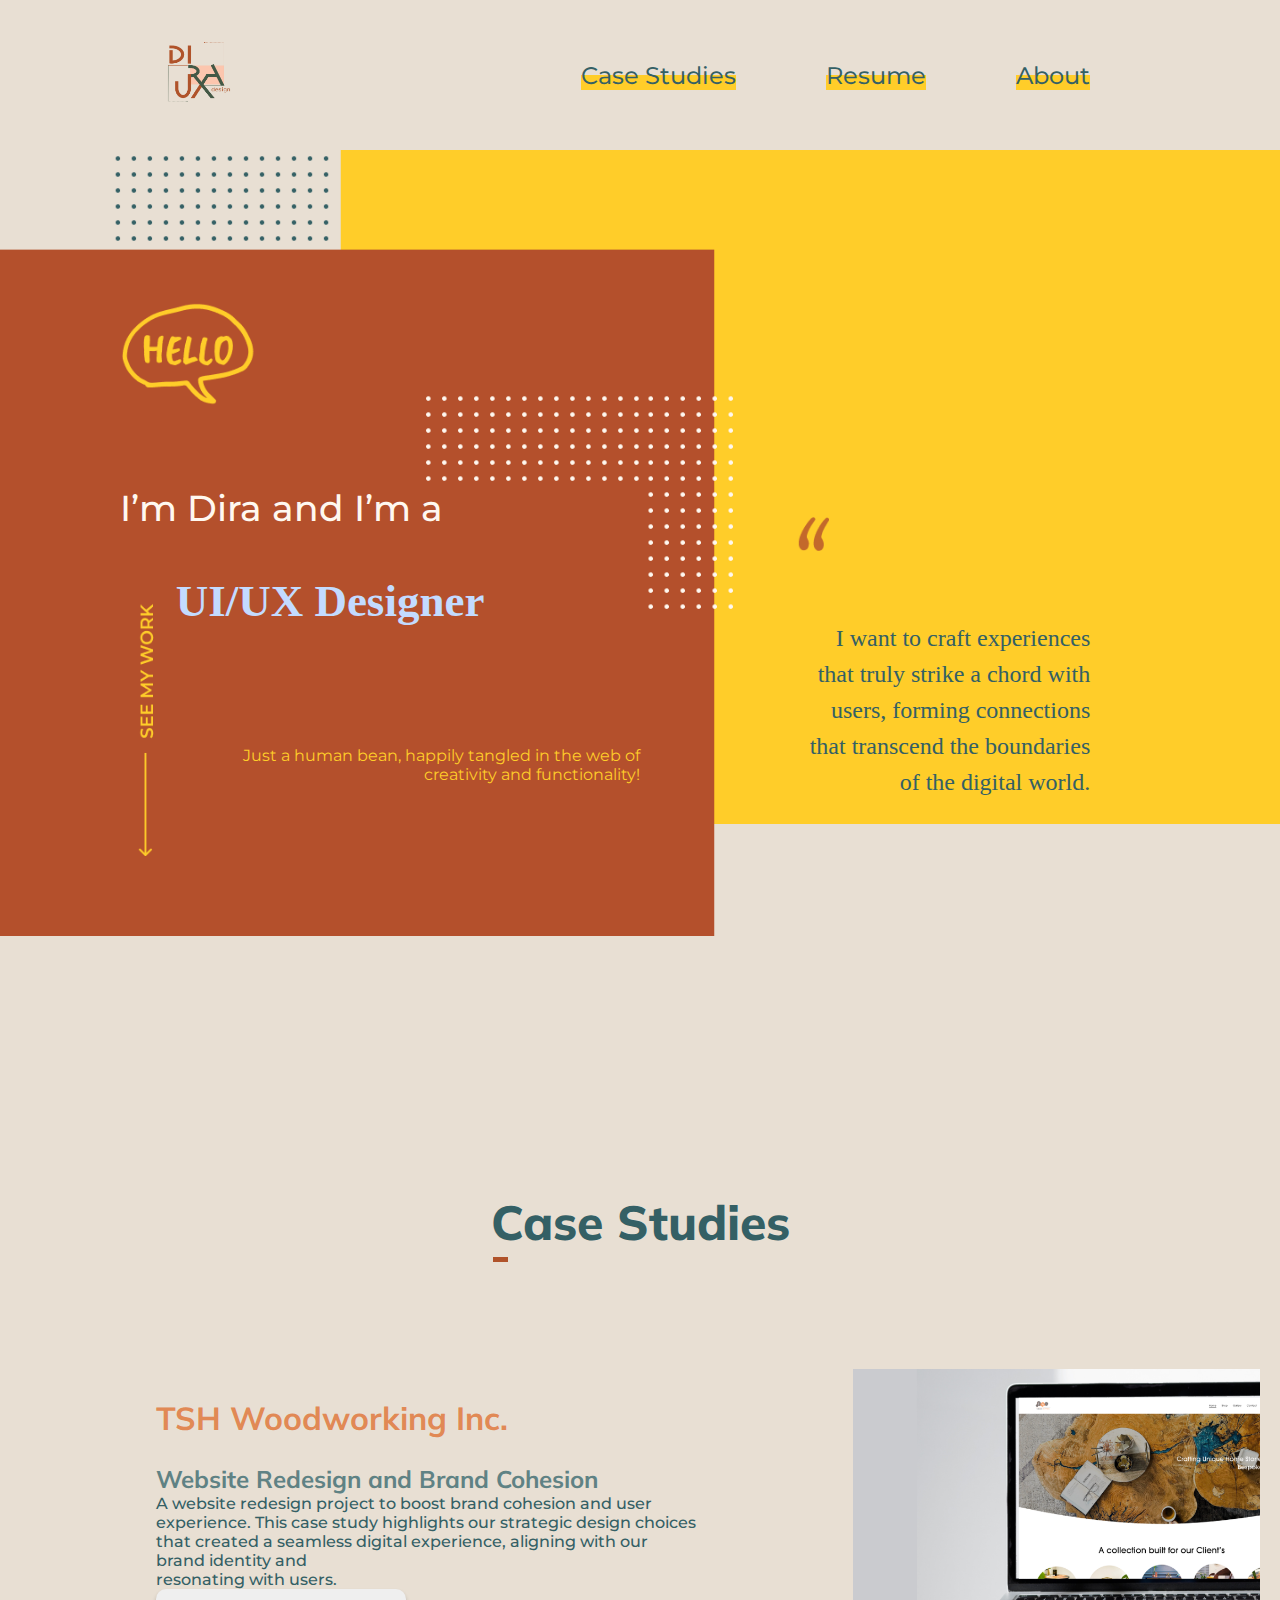
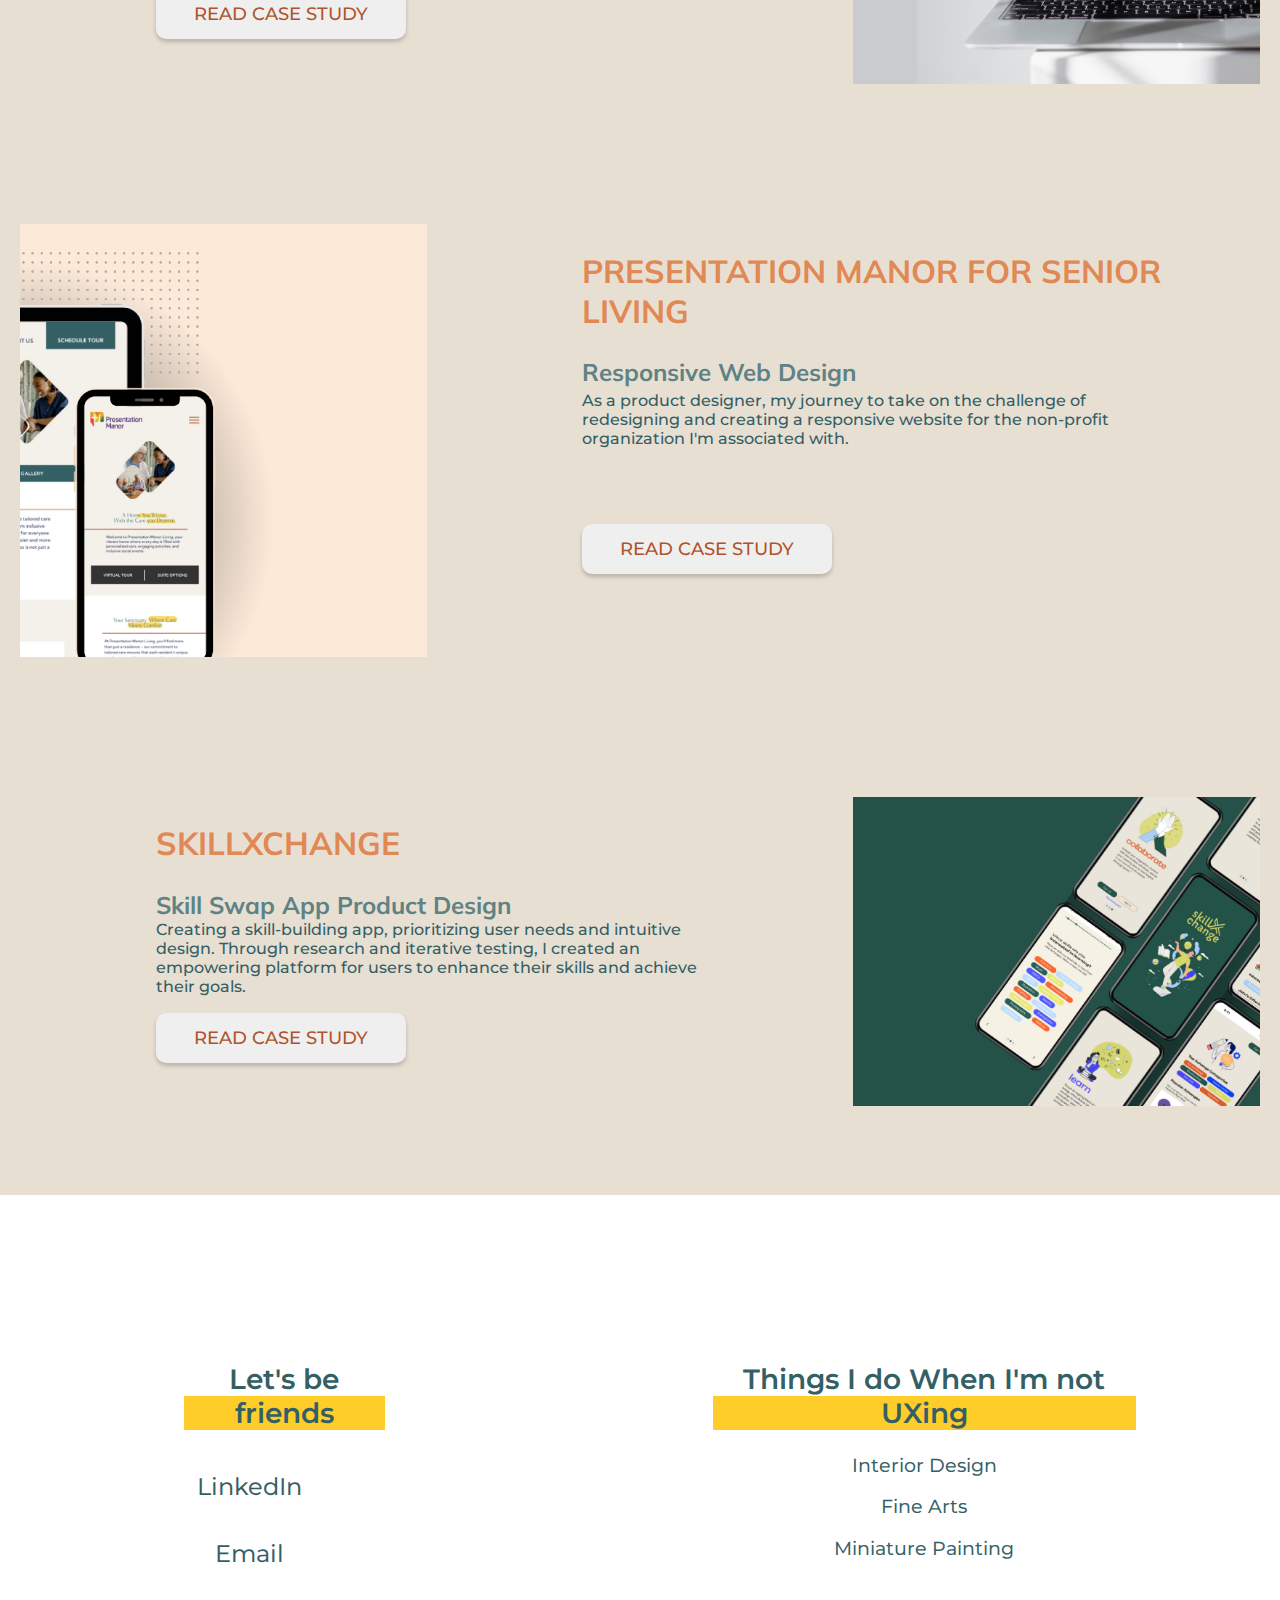
<file: index.html>
<!DOCTYPE html>
<html lang="en">
<head>
    <meta charset="UTF-8">
    <meta name="viewport" content="width=device-width, initial-scale=1.0">
    <title>Dira's Portfolio</title>
    <title>Portfolio Website about page </title>
    <link rel="stylesheet" type="text/css" href="css/style.css">
    <link rel="stylesheet" type="text/css" href="css/about.css">
    <link rel="preconnect" href="https://fonts.googleapis.com">
    <link rel="preconnect" href="https://fonts.gstatic.com" crossorigin>
    <link href="https://fonts.googleapis.com/css2?family=Montserrat:ital,wght@0,100..900;1,100..900&display=swap"
          rel="stylesheet">

    <!-- Monsterat -->
    <link rel="preconnect" href="https://fonts.googleapis.com">
    <link rel="preconnect" href="https://fonts.gstatic.com" crossorigin>
    <link href="https://fonts.googleapis.com/css2?family=Montserrat:ital,wght@0,100..900;1,100..900&display=swap"
          rel="stylesheet">
    <!--------------->

    <!-- Prompt Font -->
    <link rel="preconnect" href="https://fonts.googleapis.com">
    <link rel="preconnect" href="https://fonts.gstatic.com" crossorigin>
    <link
            href="https://fonts.googleapis.com/css2?family=Montserrat:ital,wght@0,100..900;1,100..900&family=Prompt:ital,wght@0,100;0,200;0,300;0,400;0,500;0,600;0,700;0,800;0,900;1,100;1,200;1,300;1,400;1,500;1,600;1,700;1,800;1,900&display=swap"
            rel="stylesheet">
    <!--------------->


    <!-- Mulish fornt -->
    <link rel="preconnect" href="https://fonts.googleapis.com">
    <link rel="preconnect" href="https://fonts.gstatic.com" crossorigin>
    <link
            href="https://fonts.googleapis.com/css2?family=Montserrat:ital,wght@0,100..900;1,100..900&family=Mulish:ital,wght@0,200..1000;1,200..1000&family=Prompt:ital,wght@0,100;0,200;0,300;0,400;0,500;0,600;0,700;0,800;0,900;1,100;1,200;1,300;1,400;1,500;1,600;1,700;1,800;1,900&display=swap"
            rel="stylesheet">
    <!--------------->
    <script src="https://ajax.googleapis.com/ajax/libs/jquery/2.0.3/jquery.min.js"></script>
    <script src="js/index.animation.js"></script>
</head>

<body style="margin: 0; overflow-x: hidden;">

<nav>
    <div>
        <a href="index.html"><img class="logo_img" src="image/Logo.png"></a>
    </div>
    <ul class="nav-links montserrat-secondary-font">
        <li><a href="#case-studies" class="nav-link" id="home-link"><span class="txt-highlight">Case Studies</span></a>
        </li>
        <li><a href="#Resume" class="nav-link" id="about-link"><span class="txt-highlight">Resume</span></a></li>
        <li><a href="about.html" class="nav-link" id="contact-link"><span class="txt-highlight">About</span></a></li>
    </ul>
</nav>


<!--Hero Section-->

<div class="heroContainer"
     style="background: url('image/Group 3.png') no-repeat; background-size: contain; background-color: #E8DFD3">
    <div class="heroContainer_name">
        <p>I’m Dira and I’m a</p>
    </div>
    <div id="hero-text" class="heroContainer_role">
        <h2 class="show"></h2>
    </div>
    <div class="heroContainer_about">
        <p>Just a human bean, happily tangled in the web of <br>
            creativity and functionality! </p>
    </div>
    <div class="heroContainer_quote">
        <p>I want to craft experiences <br>
            that truly strike a chord with <br>
            users, forming connections <br>
            that transcend the boundaries <br>
            of the digital world.</p>
    </div>
</div>

<div style="background: #E8DFD3; display: flex; justify-content: center; padding-top: 60px; padding-bottom: 60px">
    <h1 style="color: #346065;
font-family: Mulish;
font-size: 48px;
font-style: normal;
font-weight: 800;
line-height: normal;"
        class="underlineHeading">
        Case Studies</h1>
</div>

<!-- Case studies Section-->
<div id="case-studies">
    <!-- TSH Woodwork-->
    <div class="projectsContainer">
        <div class="projectContainer_content">
            <div class="item-heading"><h2>TSH Woodworking Inc.</h2></div>
            <div class="item-sub-heading"><h3>Website Redesign and Brand Cohesion</h3></div>
            <div class="item-intro">
                <p> A website redesign project to boost brand cohesion and user experience. This case study highlights
                    our
                    strategic design choices that created a seamless digital experience, aligning with our brand
                    identity
                    and <br>
                    resonating with users.</p>
            </div>
            <div class="item-button">
                <button class="shake-btn ripple"> READ CASE STUDY</button>
            </div>
        </div>
        <div class="projectsContainer_im">
            <img src="./image/TSH_woodowrking_case%20Study_Image.png" alt="Placeholder Image">
        </div>
    </div>

    <!-- Presentation Manor -->
    <div class="projectsContainer_left">
        <div class="projectsContainer_im">
            <img src="./image/Presentation%20Manor.png" alt="Placeholder Image">
        </div>
        <div class="projectContainer_content">
            <div class="item-heading"><h2>PRESENTATION MANOR FOR SENIOR LIVING</h2></div>
            <div class="item-sub-heading"><h3>Responsive Web Design</h3></div>
            <div class="item-intro">
                <p class="montserrat-secondary-font">As a product designer, my journey to take on the challenge of
                    redesigning and
                    creating a responsive website for the non-profit organization I'm associated with.</p>
            </div>
            <div class="item-button">
                <button class="ripple" onclick="location.href='case_study_1.html'" >READ CASE STUDY</button>
            </div>
        </div>
    </div>

    <!-- SKILL XCHANGE -->
    <div class="projectsContainer">
        <div class="projectContainer_content">
            <div class="item-heading"><h2>SKILLXCHANGE</h2></div>
            <div class="item-sub-heading"><h3>Skill Swap App Product Design</h3></div>
            <div class="item-intro">
                <p class="montserrat-secondary-font">Creating a skill-building app, prioritizing user needs and
                    intuitive
                    design.
                    Through research and iterative testing, I created an empowering platform for users to enhance their
                    skills and
                    achieve their goals.</p>
            </div>
            <div class="item-button">
                <button class="shake-btn ripple"> READ CASE STUDY</button>
            </div>
        </div>
        <div class="projectsContainer_im">
            <img src="./image/SkillXchange_case study_image.png" alt="Placeholder Image">
        </div>
    </div>
</div>


</body>

<footer>
    <div class="footerProperties montserrat-secondary-font">
        <ul>
            <li><h2 class="txt-highlight footerPropHeadingText">Let's be friends</h2></li>
            <div class="footerFlexValues">
                <li><h3 style="font-weight: 450;"><a class="footerNavLink" href="https://www.linkedin.com/in/dira1712/">LinkedIn</a>
                </h3></li>
                <li><h3 style="font-weight: 450;"><a class="footerNavLink" href="mailto:dira.artist@gmail.com">Email</a>
                </h3></li>
            </div>
        </ul>
        <ul>
            <li><h2 class="txt-highlight footerPropHeadingText">Things I do When I'm not UXing</h2></li>
            <li><h3 style="font-weight: 450;"><span class="footerNavLink">Interior Design</span></h3></li>
            <li><h3 style="font-weight: 450;"><span class="footerNavLink">Fine Arts</span></h3></li>
            <li><h3 style="font-weight: 450;"><span class="footerNavLink">Miniature Painting</span></h3></li>
        </ul>
    </div>
</footer>
</html>
</file>
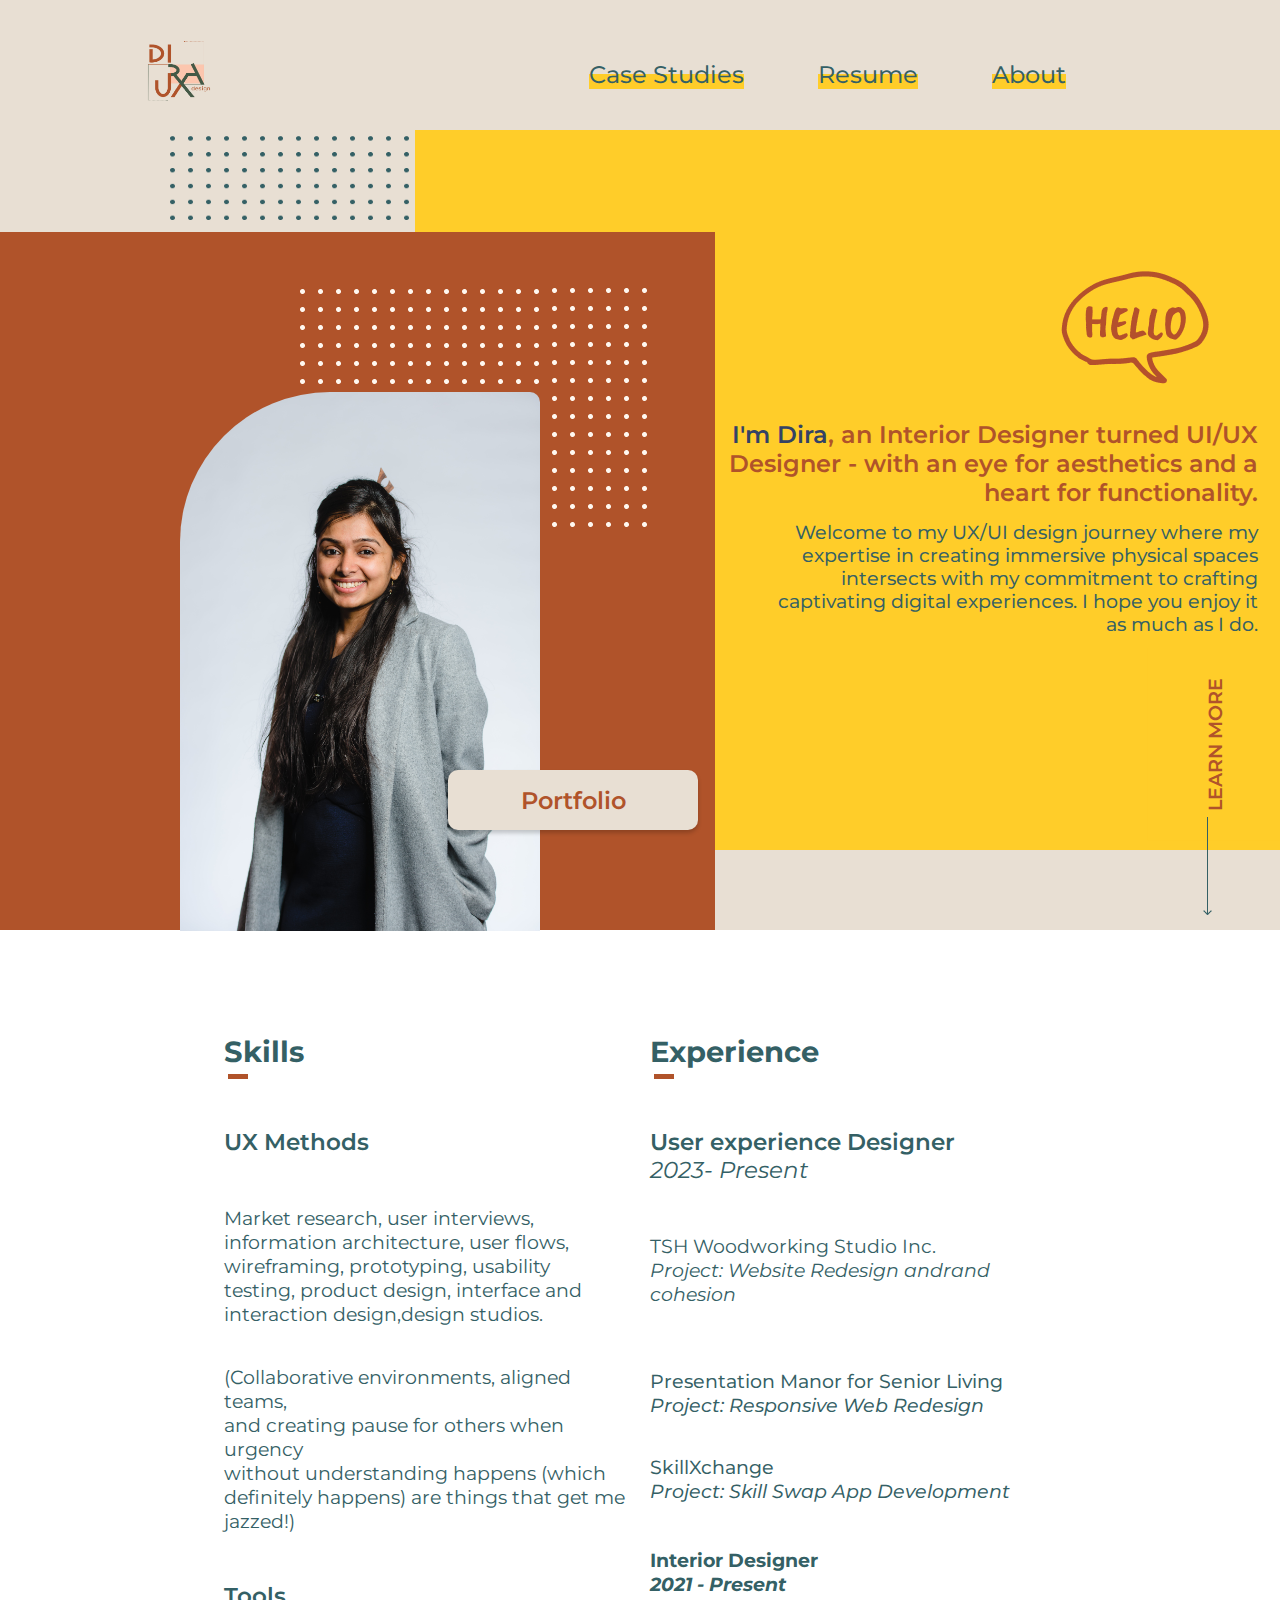
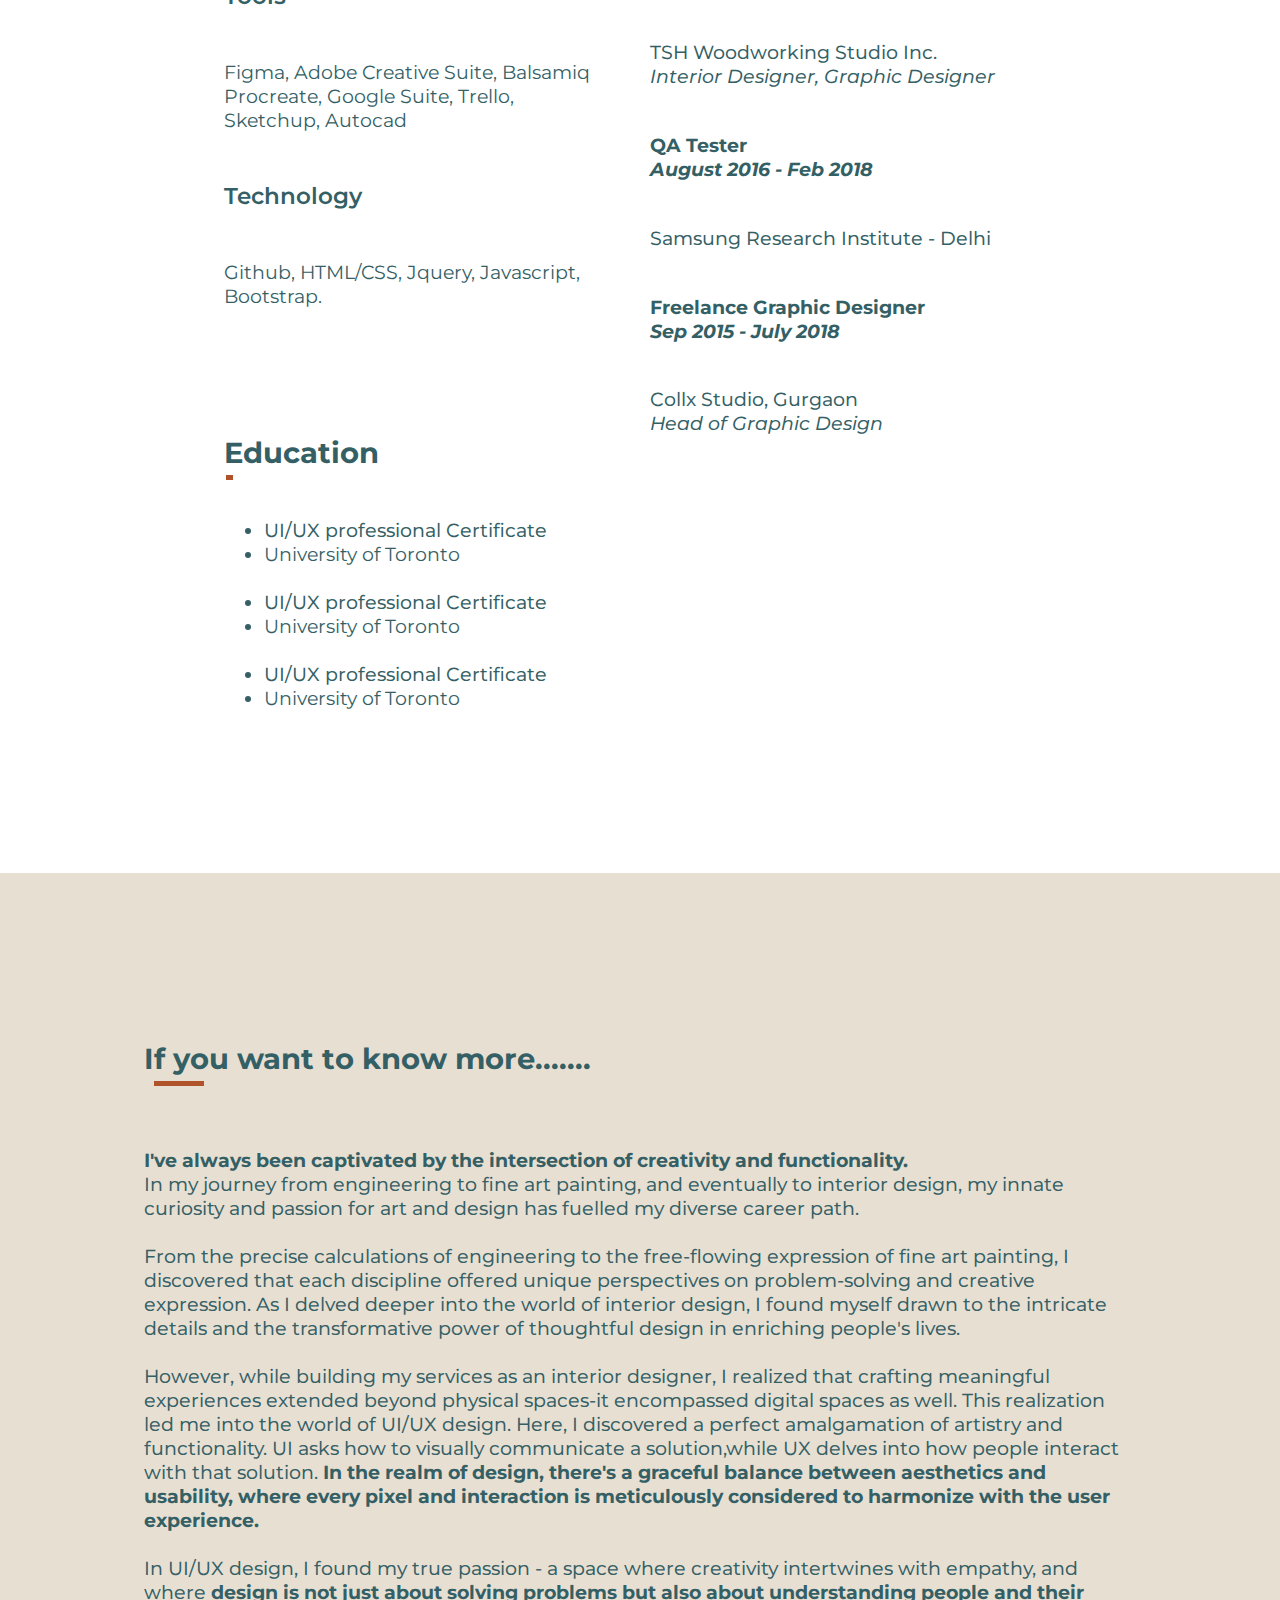
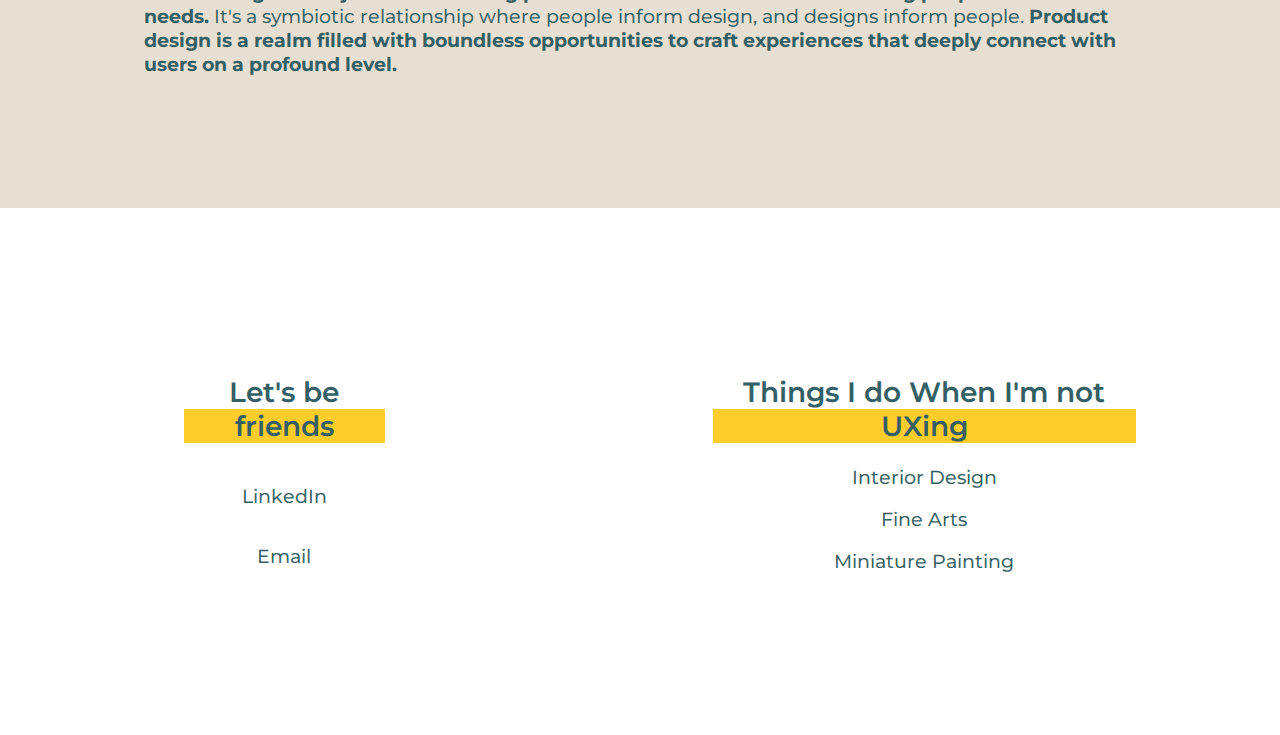
<file: about.html>
<!DOCTYPE html>
<html lang="en">
<head>
    <title>Portfolio Website about page </title>
    <meta name="viewport" content="width=device-width, initial-scale=1.0">
    <link rel="stylesheet" type="text/css" href="css/style.css">
    <link rel="stylesheet" type="text/css" href="css/about.css">
    <link rel="preconnect" href="https://fonts.googleapis.com">
    <link rel="preconnect" href="https://fonts.gstatic.com" crossorigin>
    <link href="https://fonts.googleapis.com/css2?family=Montserrat:ital,wght@0,100..900;1,100..900&display=swap"
          rel="stylesheet">
</head>

<body style="margin:0">
<!-- Navbar-->
<div class="Navbar">
    <a href="index.html"> <img src="image/Logo.png" width="70px" height="70px" class="logo-properties"></a>
    <div class="nav montserrat-secondary-font">
        <a href="case_study_1.html"> <span class="txt-highlight">Case Studies</span></a>
        <a href="#Resume"><span class="txt-highlight"> Resume</span></a>
        <a href="about.html">
            <span class="txt-highlight">About</span> </a>
    </div>
</div>

<!--Hero Section-->
<div class="HeroContainer">
    <div class="HeroSection"><img src="image/Design Element 2.png" width="280px" height="90px" class="dotDesign2">
    </div>

    <button class="btnProperties"> Portfolio</button>
    <div class="myPictureArea">
        <div>
            <img src="image/Design Element.png" class="dotDesign1">
        </div>
        <div>
            <img src="image/1000004861.JPEG" class="dpProperties">
        </div>
    </div>
    <div class="myDescriptionArea">
        <img src="image/Hello Element.png" class="helloElement">
        <h2 class="montserrat-secondary-font heroHeading">
            <span class="myName">I'm Dira</span>, an Interior Designer turned UI/UX
            <br>Designer - with an eye for aesthetics and a
            <br> heart for functionality.
        </h2>
        <h3 class="montserrat-secondary-font welcomeBlurb">
            Welcome to my UX/UI design journey where my
            <br>expertise in creating immersive physical spaces
            <br>intersects
            with my commitment to crafting
            <br>captivating digital experiences. I hope you enjoy it
            <br>as much as I do.
        </h3>
        <div class="heroAnchor">
            <button class="popup-btn montserrat-secondary-font secondaryBtn">LEARN MORE</button>
            <img src="image/Arrow.png" class="secondaryBtnArrow">
        </div>
    </div>
</div>

    <!-- Skills Section -->
    <section class="mySkills montserrat-secondary-font">
        <div class="flexContainer">
            <div class="column skills subheading">
                <h2 class="underlineHeading">Skills</h2>
                <h4 class="aboutHeadings">UX Methods</h4>
                <p class="aboutDetails">Market research, user interviews,<br>
                    information architecture, user flows,<br>
                    wireframing, prototyping, usability <br>
                    testing, product design, interface and <br>
                    interaction design,design studios.
                </p>

                <p class="aboutDetails">(Collaborative environments, aligned teams,<br><!--apply span and class -->
                    and creating pause for others when urgency <br>
                    without understanding happens (which <br>
                    definitely happens) are things that get me<br>
                    jazzed!)</p>

                    <h4 class="aboutHeadings">Tools</h4>
                    <p class="aboutDetails">Figma, Adobe Creative Suite, Balsamiq<br>
                        Procreate, Google Suite, Trello,<br>
                        Sketchup, Autocad</p>
                    <h4 class="aboutHeadings">Technology</h4>
                    <p class="aboutDetails">Github,  HTML/CSS,  Jquery, Javascript,<br>
                        Bootstrap. </p>
            </div>
            <div class="column experience subheading">
                <h2 class="underlineHeading">Experience</h2>
                <h4 class="aboutHeadings">User experience Designer<br>
                    <i><span class="aboutDetails">2023- Present</span> </i></h4>
                <p span class="aboutDetails">TSH Woodworking Studio Inc.<br>
                    <i><span class="">Project: Website Redesign andrand cohesion</span></i>
                    <br>
                    <br>
                </p>
                <p>Presentation Manor for Senior Living<br>
                    <i>Project: Responsive Web Redesign</i>
                </p>
                <p>SkillXchange<br>
                    <i>Project: Skill Swap App Development</i>
                </p>
                <h4>Interior Designer<br>
                    <i>2021 - Present</i>
                </h4>
                <p>TSH Woodworking Studio Inc.<br>
                    <i>Interior Designer, Graphic Designer</i>
                </p>
                <h4>QA Tester<br>
                    <i>August 2016 - Feb 2018</i>
                </h4>
                <p>Samsung Research Institute - Delhi</p>
                <h4>Freelance Graphic Designer<br>
                    <i>Sep 2015 - July 2018</i>
                </h4>
                <p>Collx Studio, Gurgaon <br>
                    <i>Head of Graphic Design</i>
                </p>
            </div>
            <div class="column education subheading">
                <div>
                    <h2 class="underlineHeading">Education</h2>
                    <ul>
                        <li>UI/UX professional Certificate
                         <li><span class="aboutDetails" >University of Toronto</span></li>
                        </li>
                        <br>
                        <li>UI/UX professional Certificate
                            <li><span class="aboutDetails" >University of Toronto</span></li>
                        </li>
                        <br>
                        <li>UI/UX professional Certificate
                            <li><span class="aboutDetails" >University of Toronto</span></li>
                        </li>
                    </ul>
                </div>
            </div>
        </div>
    </section>

<!-- <img src="image/Skills and Experience.png"> -->

<!-- About Me -->
<div class="knowMoreSection">
    <div class="montserrat-secondary-font subheading knowMore">
        <h2 class="underlineHeading">If you want to know more.......</h2>
        <br>
        <p>
            <b>I've always been captivated by the intersection of creativity and functionality.</b>
            <br>
            In my journey from engineering to fine art painting, and eventually to interior design, my innate
            curiosity
            and passion for art and design has fuelled my diverse career path.
            <br>
            <br>

            From the precise calculations of engineering to the free-flowing expression of fine art painting, I
            discovered that each discipline offered unique perspectives on problem-solving and creative expression.
            As I
            delved deeper into the world of interior design, I found myself drawn to the intricate details and the
            transformative power of thoughtful design in enriching people's lives.
            <br>
            <br>

            However, while building my services as an interior designer, I realized that crafting meaningful
            experiences
            extended beyond physical spaces-it encompassed digital spaces as well. This realization led me into the
            world of UI/UX design. Here, I discovered a perfect amalgamation of artistry and functionality.
            UI asks how to visually communicate a solution,while UX delves into how people interact with that
            solution. <b>In the realm of design, there's a graceful
            balance
            between aesthetics and usability, where every pixel and interaction is meticulously considered to
            harmonize
            with the user experience.</b>
            <br>
            <br>

            In UI/UX design, I found my true passion - a space where creativity intertwines with empathy, and where
            <b>design
                is not just about solving problems but also about understanding people and their needs.</b> It's a
            symbiotic
            relationship where people inform design, and designs inform people. <b>Product design is a realm filled
            with
            boundless opportunities to craft experiences that deeply connect with users on a profound level.</b>
        </p>
    </div>
</div>

</body>

<footer>
    <div class="footerProperties montserrat-secondary-font">
        <ul>
            <li><h2 class="txt-highlight footerPropHeadingText">Let's be friends</h2></li>
            <div class="footerFlexValues">
                <li><h3 style="font-weight: 450;">LinkedIn</h3></li>
                <li><h3 style="font-weight: 450;">Email</h3></li>
            </div>
        </ul>
        <ul>
            <li><h2 class="txt-highlight footerPropHeadingText">Things I do When I'm not UXing</h2></li>
            <li><h3 style="font-weight: 450;">Interior Design</h3></li>
            <li><h3 style="font-weight: 450;">Fine Arts</h3></li>
            <li><h3 style="font-weight: 450;">Miniature Painting</h3></li>
        </ul>
    </div>
</footer>

</html>
</file>
<file: css/style.css>
.montserrat-secondary-font {
    font-family: "Montserrat", sans-serif;
    font-optical-sizing: auto;
    font-weight: 600;
    font-style: normal;
}

body {
    font-family: Arial, sans-serif;
    margin: 0;
    padding: 0;
}

nav {
    display: flex;
    justify-content: space-between;
    align-items: center;
    padding: 10px 20px;
    background-color: #E8DFD3;
    height: 130px;
}

.logo_img {
    height: 70px;
    width: 70px;
    position: relative;
    left: 144px;
}

.nav-links {
    list-style-type: none;
    margin: 0;
    padding-right: 100px;
    display: flex;
}

.nav-links li {
    margin-left: 20px;
}

.nav-link {
    text-decoration: none;
}

.nav-link:hover {
    display: inline-block;
    position: relative;
}

.nav-link:before {
    content: "";
    position: absolute;
    width: 0; /* Initial width is 0 */
    height: 1px;
    bottom: -5px;
    left: 1%;
    border-bottom: 5px solid #B0532A;
    transition: width 0.5s ease;
}

.nav-link:hover:before {
    width: 40%; /* Change width on hover */
}

.heroContainer {
    display: grid;
    grid-template-columns: 1fr 1fr;
    grid-template-rows: 1fr 1fr 1fr 1fr 1fr 1fr;
    padding: 20px 20px 120px 20px;
    height: 90vh;
}

.heroContainer_name {
    grid-row-start: 3;
    grid-row-end: 4;
    padding-left: 100px;
    justify-self: start;
    align-self: center;
    color: #FFF8F0;
    text-align: right;
    font-family: Montserrat;
    font-size: 36px;
    font-style: normal;
    font-weight: 500;
    line-height: normal;
}

.heroContainer_role {
    grid-row-start: 4;
    grid-row-end: 5;
    justify-self: center;
    align-self: start;
    color: #C3DBFF;
    text-align: right;
    font-family: "TAN - AEGEAN";
    font-size: 30px;
    font-style: normal;
    font-weight: 400;
    line-height: normal;
}

.heroContainer_role h2 {
    width: 100%;
    opacity: 0;
    transform: translateY(100%);
    transition: opacity .4s ease-out, transform .4s ease-out;
    margin: 0;
}

.heroContainer_role h2.show {
    opacity: 1;
    transform: translateY(0);
}

.heroContainer_about {
    grid-row-start: 5;
    grid-row-end: 6;
    justify-self: end;
    align-self: start;
    padding-top: 20px;
    color: #FFCD29;
    text-align: right;
    font-family: Montserrat;
    font-size: 16px;
    font-style: normal;
    font-weight: 400;
    line-height: normal;
}

.heroContainer_quote {
    grid-row-start: 4;
    grid-row-end: 6;
    justify-self: center;
    align-self: center;
    grid-column-start: 2;
    color: #346065;
    text-align: right;
    font-family: "TAN - AEGEAN";
    font-size: 24px;
    font-style: normal;
    font-weight: 400;
    line-height: 150%; /* 36px */
}



.myDescriptionArea {
    position: absolute;
    height: 90%;
    width: 77%;
    background-color: #FFCD29;
    left: 415px;
    top: 0px;
    margin-right: 0px;

}

.myPictureArea {
    position: absolute;
    height: 698px;
    width: 715px;
    background-color: #B0532A;
    top: 102px;
    z-index: 1;
}

.popup-btn {
    position: absolute;
    width: 10em;
    height: 7em;
    right: 90px;
    top: 76%;
    background-color: #FFCD29;
    transform: rotate(-90deg);
    border: none;
    color: #B0532A;
}

.about-me-heading {
    display: inline-block;
    padding-bottom: 5px;
    position: relative;
}
.about-me-heading:before{
    content: "";
    position: absolute;
    width: 10%;
    height: 1px;
    bottom: -5px;
    left: 1%;
    border-bottom: 5px solid #B0532A;
}

a {
    text-decoration: none;
    color: #346065;
    margin-right: 70px;
    font-weight: 450;
    font-size: x-large;
}

.txt-highlight {
    background: linear-gradient(to top, #FFCD29 50%, transparent 50%);
}

.projectsContainer {
    display: grid;
    grid-template-columns: 2fr 1fr;
    grid-template-rows: 1fr;
    gap: 20px;
    padding: 20px 20px 120px 20px;
    background: #E8DFD3;
}

.projectsContainer_left {
    display: grid;
    grid-template-columns: 1fr 2fr;
    grid-template-rows: 1fr;
    gap: 20px;
    background: #E8DFD3;
    padding: 20px 20px 120px 20px;
}

.projectContainer_content {
    display: grid;
    grid-template-rows: 1fr .25fr 1fr 1fr;
    grid-template-columns: 1fr 1fr 1fr 1fr 1fr 1fr;
}

.item-heading {
    grid-column-start: 2;
    grid-column-end: 7;
    justify-self: start;
    align-self: end;
}

.item-heading h2 {
    font-family: Mulish;
    color: rgba(224, 125, 68, 0.90);
    font-size: 32px;
    font-style: normal;
    font-weight: 700;
    line-height: normal;
}

.item-sub-heading {
    grid-column-start: 2;
    grid-column-end: 6;
    justify-self: start;
    align-self: start;
    margin: 0;
}

.item-sub-heading  h3 {
    color: #5F8284;
    font-family: Mulish;
    font-size: 24px;
    font-style: normal;
    font-weight: 700;
    line-height: normal;
    margin: 0;
}

.item-intro {
    grid-column-start: 2;
    grid-column-end: 6;
    justify-self: start;
    align-self: start;
}

.item-intro p {
    color: #346065;
    font-family: "Montserrat", sans-serif;
    font-size: 16px;
    font-style: normal;
    font-weight: 500;
    line-height: normal;
    margin: 0;
}

.item-button {
    grid-column-start: 2;
    grid-column-end: 6;
    justify-self: start;
    align-self: start;
}

.item-button button {
    width: 250px;
    height: 50px;
    font-size: large;
    font-family: "Montserrat", sans-serif;
    font-weight: 500;
    border: none;
    border-radius: 10px;
    color: #B0532A;
    box-shadow: 0 3px 4px rgba(0, 0, 0, 0.2);
}

.ripple {
    position: relative;
    overflow: hidden;
}

.ripple-effect {
    position: absolute;
    border-radius: 50%;
    background-color: #346065; /* Blue color for ripple */
    color: #fff;
    animation: ripple-animation 0.8s linear;
}

@keyframes ripple-animation {
    to {
        transform: scale(5);
        opacity: 0;
    }
}

.projectsContainer_im img {
    width: 100%;
    height: 100%;
    object-fit: cover; /* Ensures image covers the container */
    object-position: center;
}

.footerNavLink {
    position: relative;
}

.footerNavLink:before {
    content: "";
    position: absolute;
    width: 0; /* Initial width is 0 */
    height: 1px;
    bottom: -5px;
    left: 0; /* Changed from 1% to 0 */
    border-bottom: 5px solid #B0532A;
    transition: width 0.5s ease;
}

.footerNavLink:hover:before {
    width: 40%; /* Changed from 40% to 100% */
}


.shake-btn {
    border: none;
    outline: none;
    color: #fff;
    padding: 10px 20px;
    cursor: pointer;
    border-radius: 5px;
}

.shake-animation {
    animation: shake 0.5s;
}

@keyframes shake {
    0% { transform: translateX(0); }
    20% { transform: translateX(-10px); }
    40% { transform: translateX(10px); }
    60% { transform: translateX(-10px); }
    80% { transform: translateX(10px); }
    100% { transform: translateX(0); }
}
</file>
<file: css/about.css>
/*Navbar*/

.Navbar {
    background-color: #E8DFD3;
    height: 130px;
}

.nav {
    position: relative;
    float: right;
    right: 144px;
    top: 60px;
}

.logo-properties {
    position: relative;
    left: 144px;
    top: 36px;
}

/* Hero section */

.dotDesign2 {
    position: relative;
    left: 170px;
}

.montserrat-secondary-font {
    font-family: "Montserrat", sans-serif;
    font-optical-sizing: auto;
    font-weight: 600;
    font-style: normal;
}

.btnProperties {
    position: relative;
    z-index: 4;
    left: 42%;
    bottom: 160px;
    width: 250px;
    height: 60px;
    font-size: x-large;
    font-family: 'Montserrat';
    border: none;
    border-radius: 10px;
    color: #B0532A;
    font-weight: 600;
    background-color: #E8DFD3;
    box-shadow: 0px 3px 4px rgba(0, 0, 0, 0.2);
    left: 35%;
}

.dotDesign1 {
    position: relative;
    left: 300px;
    top: 50px;
}

.HeroContainer {
    position: relative;
    background-color: #E8DFD3;
    height: 800px;
    max-width: 100%;
}

.HeroSection {
    position: relative;
    background-color: #E8DFD3;
    height: 800px;
    width: 1424px;
}

.dpProperties {
    height: auto;
    width: 360px;
    object-fit: fill;
    position: relative;
    left: 180px;
    top: -130px;
    border-radius: 150px 10px 0 0;
}

.helloElement {
    float: right;
    position: relative;
    margin-right: 144px;
    top: 100px;

}

.heroHeading {
    float: right;
    position: relative;
    left: 245px;
    top: 270px;
    text-align: right;
    color: #B0532A;
}

.myName {
    color: #344265;
}

.welcomeBlurb {
    float: right;
    font-weight: 450;
    position: relative;
    left: 245px;
    top: 245px;
    text-align: right;
    color: #346065;
}

.secondaryBtn {
    font-size: larger;
}

.secondaryBtnArrow {
    float: right;
    position: relative;
    left: 679px;
    top: 560px;
    height: 98px;
}

.myDescriptionArea {
    position: absolute;
    height: 90%;
    width: 77%;
    background-color: #FFCD29;
    left: 415px;
    top: 0px;
    margin-right: 0px;

}

.myPictureArea {
    position: absolute;
    height: 698px;
    width: 715px;
    background-color: #B0532A;
    top: 102px;
    z-index: 1;
}

.popup-btn {
    position: absolute;
    width: 10em;
    height: 7em;
    right: 90px;
    top: 76%;
    background-color: #FFCD29;
    transform: rotate(-90deg);
    border: none;
    color: #B0532A;
}

/*Skills and Experience*/

.subheading {
    font-weight: 450;
    /* margin: 144px; */
    color: #346065;
    font-size: larger;
    position: relative;
    flex-grow: 1;
    display: flex;
    flex-direction: column;
}

.knowMoreSection {
    background-color: #E8DFD3;
    display: flex;
    flex-direction: column;
}

.underlineHeading {
    display: inline-block;
    padding-bottom: 5px;
    position: relative;
}

.underlineHeading:before {
    content: "";
    position: absolute;
    width: 5%;
    height: 1px;
    bottom: -5px;
    left: 1%;
    border-bottom: 5px solid #B0532A;
}

a {
    text-decoration: none;
    color: #346065;
    margin-right: 70px;
    font-weight: 450;
    font-size: x-large;
}

.mySkills {
    justify-content: space-around;
    padding: 5em;
}

.flexContainer {
    display: flex;
    flex-wrap: wrap;
    margin-left: 144px;
    margin-right: 144px;
}

.column {
    flex: 1;
    color: #346065;
    min-width: 300px;
    box-sizing: border-box;
}

.footerProperties {
    position: relative;
    background-color: #fff;
    text-align: center;
    color: #346065;
    margin-top: -100px;
    bottom: -69px;
    width: 100%;
    display: flex;
    flex-direction: row;
    justify-content: center;
}

.footerProperties ul {
    list-style-type: none;
    float: left; 
    margin: 144px;
}

.footerPropHeadingText {
    color: #346065;    
    font-family: Montserrat;
    font-size: 28px;
    font-style: normal;
    font-weight: 600;
    line-height: normal;
}

.footerFlexValues {
    display: flex;
    flex-direction: column;
    justify-content: space-evenly;
}

.aboutHeadings{
    text-decoration: none;
    font-weight: 600;
    font-size: larger;
}

.aboutDetails{
    font-weight: 400;
}



@media (min-width: 601px) {
    .flexContainer {
        display: grid;
        grid-template-columns: 1fr 1fr;
        grid-template-rows: auto;
        gap: 20px;
    }

    .education {    
        grid-column: 1 / 2;
        bottom: 20%;
    }

    .skills {    
        grid-column: 1 / 2;
    }

    .experience {
        grid-column: 2 / 3;
    }

    .knowMore {
        margin: 144px;   
    }
}

@media (max-width: 600px) {
    .flexContainer {
        flex-direction: column;
        margin-left: 5px;
        margin-right: 5px;
    }

    .skills, .experience, .education {
        order: 1;
    }

    .experience {
        order: 2;
    }

    .education {
        order: 3;
    }

    .knowMore {
        margin: 50px;
    }

    .footerProperties {
        flex-direction: column;
    }

    .footerProperties ul {
        margin: 5px;
    }

    .footerProperties li {
        /* display: inline-block; */
        margin-right: 10px;
    }

    .footerPropHeadingText {
        font-size: 16px;        
    }

    .footerFlexValues {
        flex-direction: row;        
    }

    .HeroSection {
        display: none;
    }
    
}
</file>
